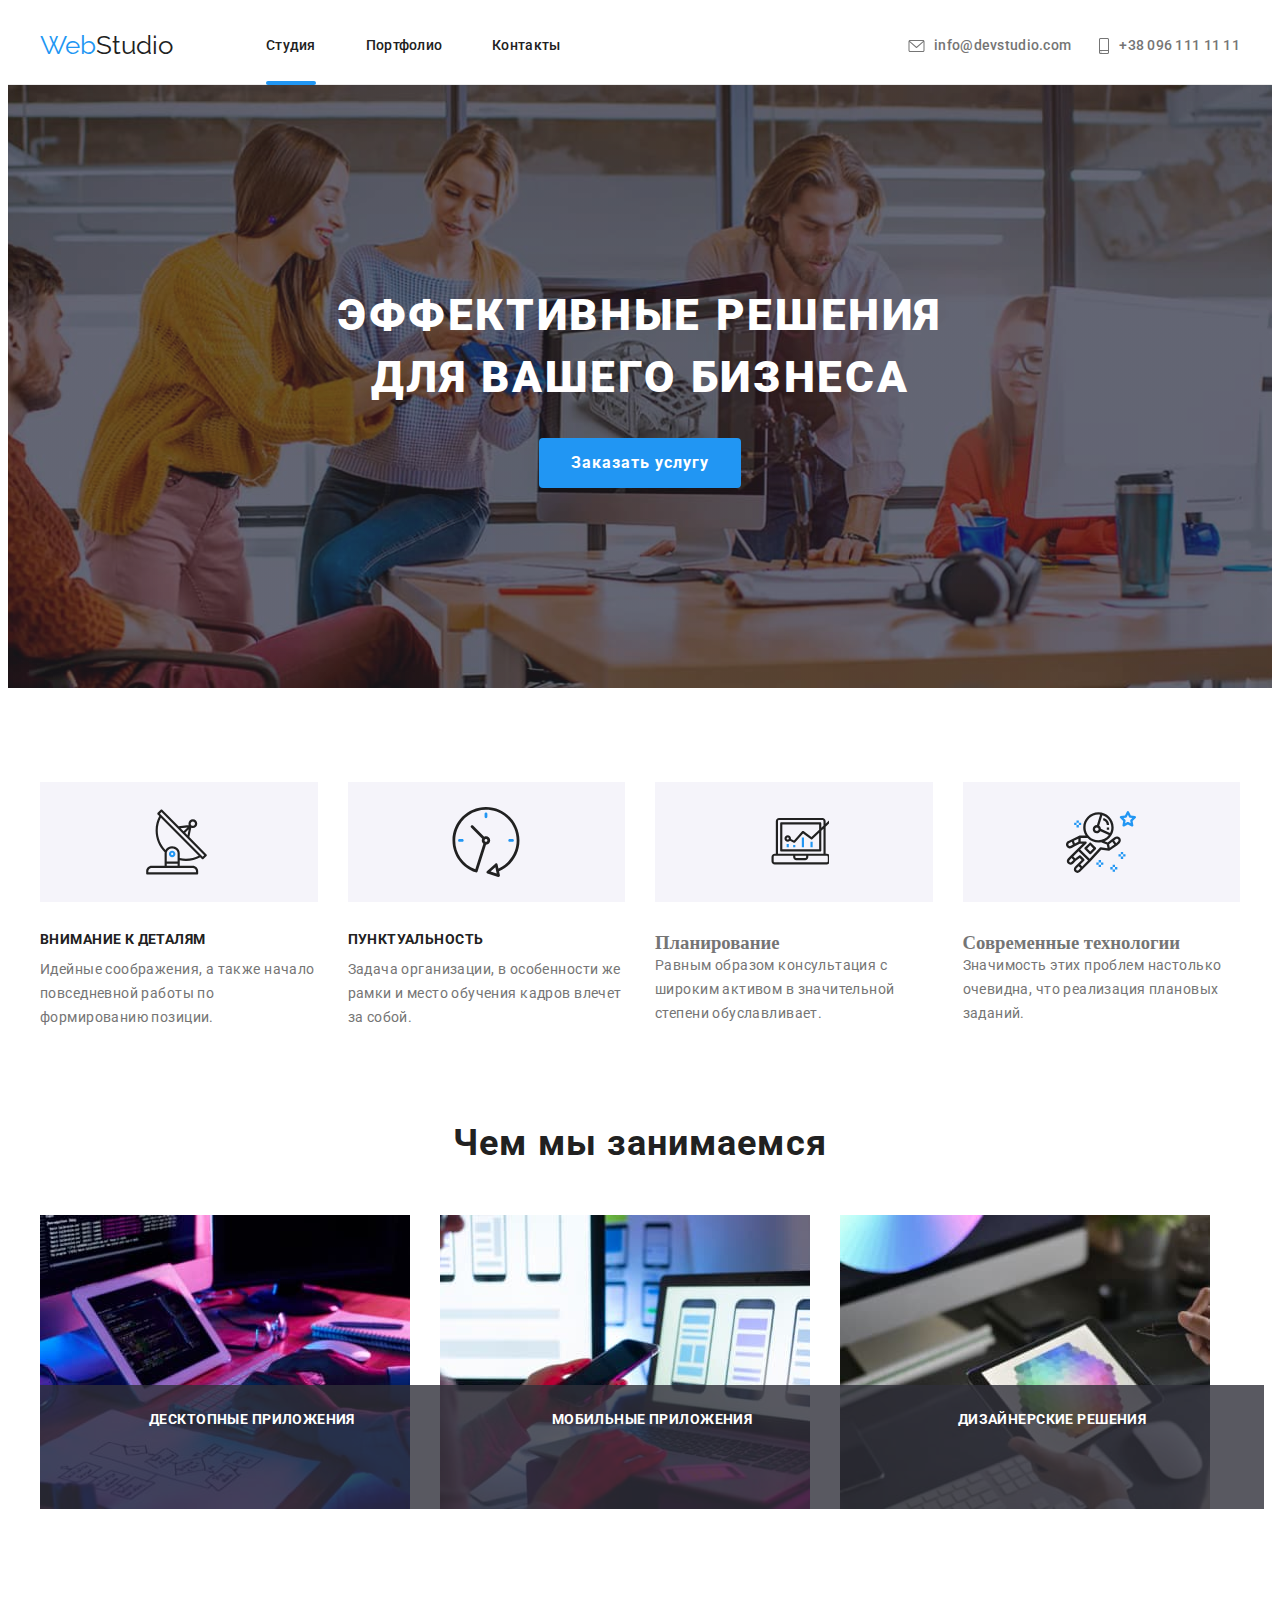
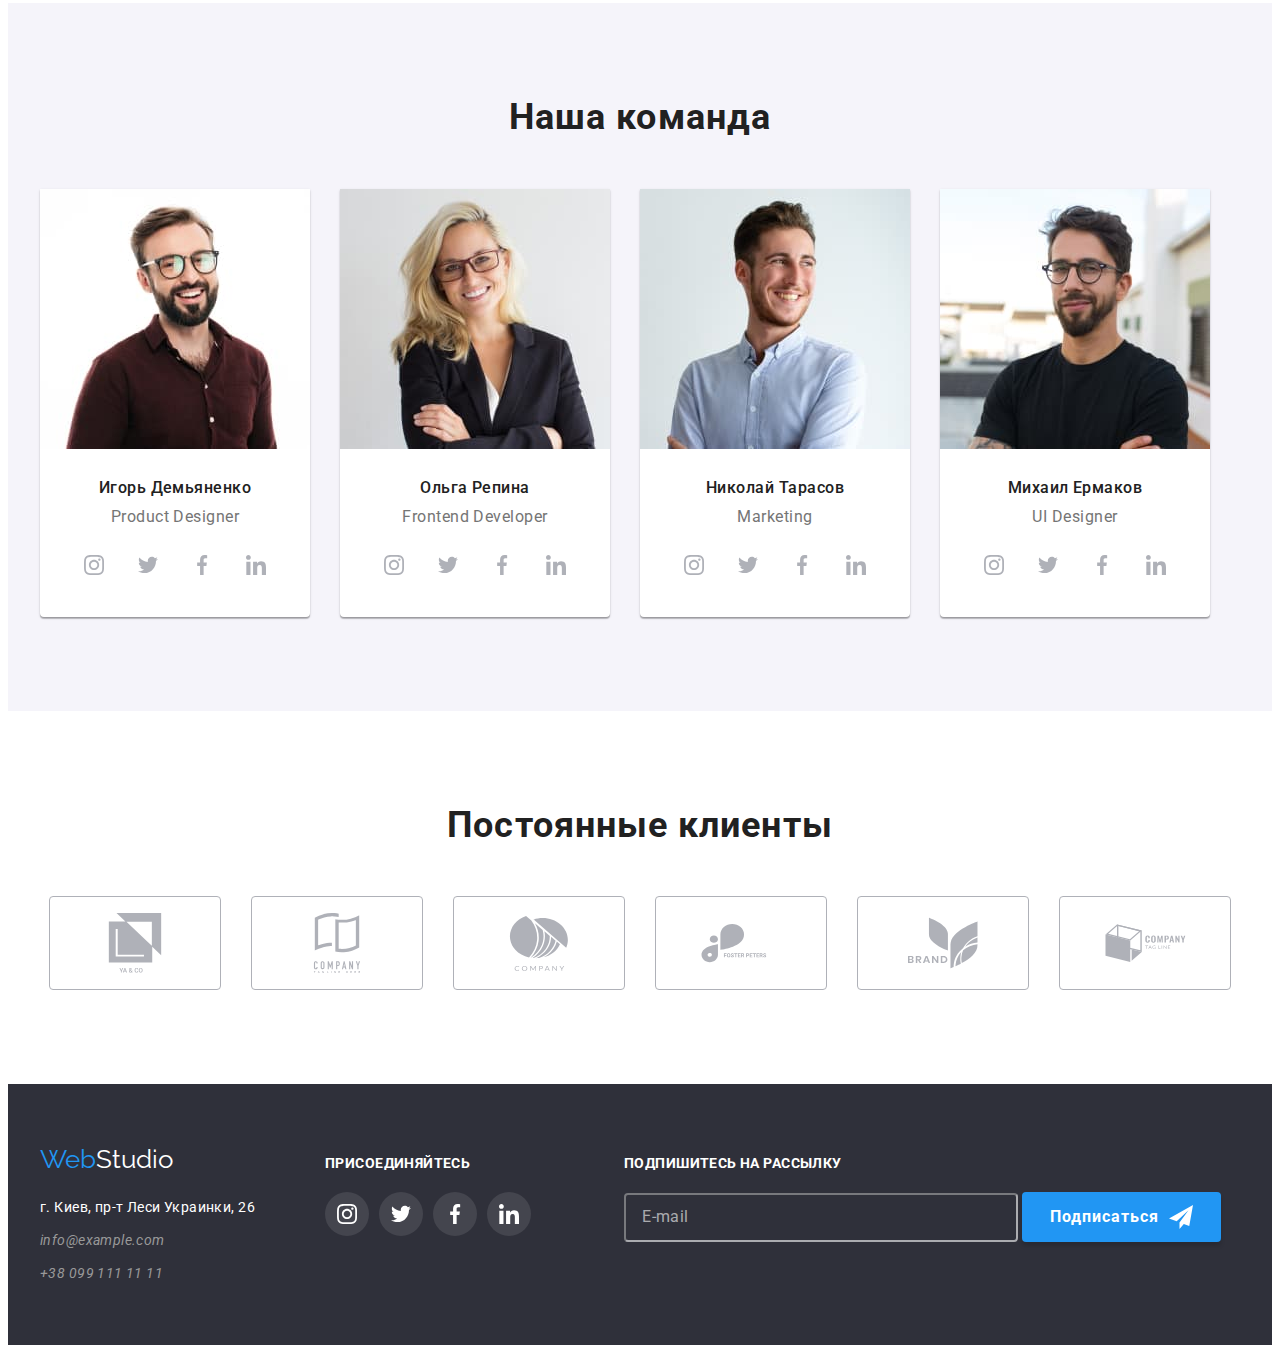
<file: index.html>
<!DOCTYPE html>
<html lang="ru">

<head>
    <meta charset="UTF-8">
    <meta http-equiv="X-UA-Compatible" content="IE=edge">
    <meta name="viewport" content="width=device-width, initial-scale=1.0">
    <title>Homework</title>

    <link rel="stylesheet" href="./css/style.css">

    <link rel="stylesheet" href="https://cdnjs.cloudflare.com/ajax/libs/modern-normalize/1.0.0/modern-normalize.min.css"
        integrity="sha512-ISS7cAi1PEhQ8jnbJpJZMd29NlhNj4AWYyLOSp2CE/CsHxTCu+r+t0D2yoJudVrd0/8fTVPUVDzY5Tvli75u/g=="
        crossorigin="anonymous" />

    <link
        href="https://fonts.googleapis.com/css2?family=Raleway:wght@700&family=Roboto:wght@400;500;700;900&display=swap"
        rel="stylesheet">
</head>

<body>
    <!------------------------Header----------------------->
    <header class="header">
        <div class="container header__container">
            <a href="./index.html" lang="en" class="logo link">
                <span class="logo__color">Web</span>Studio
            </a>
            <nav>
                <ul class="site-nav list">
                    <li class="item site-nav__item"><a href="#" class="link site-nav__link--active">Студия</a></li>
                    <li class="item site-nav__item"><a href="./portfolio.html" class="link site-nav__link">Портфолио</a></li>
                    <li class="item site-nav__item"><a href="#" class="link">Контакты</a></li>
                </ul>
            </nav>

            <ul class="auth-nav list">
                <li class="item auth-nav__item">
                    <a class="link auth-nav__link" href="mailto:info@devstudio.com"><svg class="icon auth-nav__icon" width="21" height="16">
                        <use href="./images/icons.svg#envelope"></use>
                    </svg>
                    info@devstudio.com</a></li>
                <li class="item auth-nav__item">
                    <a class="link auth-nav__link" href="tel:+380961111111"><svg class="icon auth-nav__icon" width="16" height="20">
                        <use href="./images/icons.svg#smartphone"></use>
                    </svg>+38 096 111 11 11</a></li>
            </ul>
        </div>
    </header>

    <main>
        <!-----------Hero section---------------->
        <section class="hero">
            <div class="hero__overlay">
                <h1 class="hero__title">Эффективные решения <br> для вашего бизнеса</h1>
                <button type="button" class="button hero__button" data-modal-open>Заказать услугу</button>
            </div>
        </section>
        <!-----------Features section------------>
        <section class="features">
            <div class="container">
                <ul class="list features__list">
                    <li class="item features__item">
                        <div class="features__thumb">
                            <svg class="icon features__icon">
                                <use href="./images/icons.svg#antenna" width="65" height="70"></use>
                            </svg>
                        </div>
                        <h3 class="features__title">Внимание к деталям</h3>
                        <p class="features__text">Идейные соображения, а также начало повседневной работы по формированию позиции.
                        </p>
                    </li>
                    <li class="item features__item">
                        <div class="features__thumb">
                            <svg class="icon features__icon">
                                <use href="./images/icons.svg#clock" width="70" height="70"></use>
                            </svg>
                        </div>
                        <h3 class="features__title">Пунктуальность</h3>
                        <p class="features__text">Задача организации, в особенности же рамки и место обучения кадров влечет за
                            собой.
                        </p>
                    </li>
                    <li class="item features__item">
                        <div class="features__thumb">
                            <svg class="icon features__icon">
                                <use href="./images/icons.svg#diagram" width="90" height="65"></use>
                            </svg>
                       </div>
                        <h3 class="features__titles">Планирование</h3>
                        <p class="features__text">Равным образом консультация с широким активом в значительной степени
                            обуславливает.
                        </p>
                    </li>
                    <li class="item features__item">
                        <div class="features__thumb">
                            <svg class="icon features__icon" width="55" height="61">
                                <use href="./images/icons.svg#astronaut"></use>
                            </svg>
                        </div>
                        <h3 class="features__titles">Современные технологии</h3>
                        <p class="features__text">Значимость этих проблем настолько очевидна, что реализация плановых заданий.</p>
                    </li>
                </ul>
            </div>
        </section>
        <!-----------Direction section------------>
        <section class="direction">
            <div class="container">
                <h2 class="direction__title title ">Чем мы занимаемся</h2>
                <ul class="list direction__list">
                    <li class="item direction__item">
                        <img src="./images/studioimages/algoritmimg.jpg" alt="desctop picture" width="370">
                        <div class="direction__label">
                            <h3 class="direction__titles">Десктопные приложения</h3>
                        </div>
                    </li>
                    <li class="item direction__item">
                        <img src="./images/studioimages/phoneimg.jpg" alt="picture with a phone" width="370">
                        <div class="direction__label">
                            <h3 class="direction__titles">Мобильные приложения</h3>
                        </div>
                    </li>
                    <li class="item direction__item">
                        <img src="./images/studioimages/tabletimg.jpg" alt="a tablet screen picture" width="370">
                        <div class="direction__label">
                            <h3 class="direction__titles">Дизайнерские решения</h3>
                        </div>
                    </li>
                </ul>
            </div>
        </section>
        <!--Cards section-->
        <section class="team section">
            <div class="container">
                <h2 class="title">Наша команда</h2>
                <ul class="team__list list">
                    <li class="item team__item">
                        <img src="./images/studioimages/photocard1.jpg" alt="photo" width="270">
                        <div class="team__element">
                            <h3 class="team__title">Игорь Демьяненко</h3>
                            <p class="team__text" lang="en">Product Designer</p>
                            <ul class="list social-list">
                                <li class="item social-list__item"><a class="link social-list__link" href="#">
                                        <svg class="icon social-list__icon" width="20" height="20">
                                            <use href="./images/icons.svg#instagram"></use>
                                        </svg>
                                    </a></li>
                                <li class="item social-list__item"><a class="link social-list__link" href="#">
                                        <svg class="icon social-list__icon" width="20" height="20">
                                            <use href="./images/icons.svg#twitter"></use>
                                        </svg>
                                    </a></li>
                                <li class="item social-list__item"><a class="link social-list__link" href="#">
                                        <svg class="icon social-list__icon" width="20" height="20">
                                            <use href="./images/icons.svg#facebook"></use>
                                        </svg>
                                    </a></li>
                                <li class="item social-list__item"><a class="link social-list__link" href="#">
                                        <svg class="icon social-list__icon" width="20" height="20">
                                            <use href="./images/icons.svg#linkedin"></use>
                                        </svg>
                                    </a></li>
                           </ul>
                       </div>
                    </li>
                    <li class="item team__item">
                        <img src="./images/studioimages/photocard2.jpg" alt="photo" width="270">
                        <div class="team__element">
                            <h3 class="team__title">Ольга Репина</h3>
                            <p class="team__text" lang="en">Frontend Developer</p>
                            <ul class="list social-list">
                                <li class="item social-list__item"><a class="link social-list__link" href="#">
                                        <svg class="icon social-list__icon" width="20" height="20">
                                            <use href="./images/icons.svg#instagram"></use>
                                        </svg>
                                    </a></li>
                                <li class="item social-list__item"><a class="link social-list__link" href="#">
                                        <svg class="icon social-list__icon" width="20" height="20">
                                            <use href="./images/icons.svg#twitter"></use>
                                        </svg>
                                    </a></li>
                                <li class="item social-list__item"><a class="link social-list__link" href="#">
                                        <svg class="icon social-list__icon" width="20" height="20">
                                            <use href="./images/icons.svg#facebook"></use>
                                        </svg>
                                    </a></li>
                                <li class="item social-list__item"><a class="link social-list__link" href="#">
                                        <svg class="icon social-list__icon" width="20" height="20">
                                            <use href="./images/icons.svg#linkedin"></use>
                                        </svg>
                                    </a></li>
                            </ul>
                        </div>
                    </li>
                    <li class="item team__item">
                        <img src="./images/studioimages/photocard3.jpg" alt="photo" width="270">
                        <div class="team__element">
                            <h3 class="team__title">Николай Тарасов</h3>
                            <p class="team__text" lang="en">Marketing</p>
                            <ul class="list social-list">
                                <li class="item social-list__item"><a class="link social-list__link" href="#">
                                        <svg class="icon social-list__icon" width="20" height="20">
                                            <use href="./images/icons.svg#instagram"></use>
                                        </svg>
                                    </a></li>
                                <li class="item social-list__item"><a class="link social-list__link" href="#">
                                        <svg class="icon social-list__icon" width="20" height="20">
                                            <use href="./images/icons.svg#twitter"></use>
                                        </svg>
                                    </a></li>
                                <li class="item social-list__item"><a class="link social-list__link" href="#">
                                        <svg class="icon social-list__icon" width="20" height="20">
                                            <use href="./images/icons.svg#facebook"></use>
                                        </svg>
                                    </a></li>
                                <li class="item social-list__item"><a class="link social-list__link" href="#">
                                        <svg class="icon social-list__icon" width="20" height="20">
                                            <use href="./images/icons.svg#linkedin"></use>
                                        </svg>
                                    </a></li>
                            </ul>
                        </div>
                    </li>
                    <li class="item team__item">
                        <img src="./images/studioimages/photocard4.jpg" alt="photo" width="270">
                        <div class="team__element">
                            <h3 class="team__title">Михаил Ермаков</h3>
                            <p class="team__text" lang="en">UI Designer</p>
                            <ul class="list social-list">
                                <li class="item social-list__item"><a class="link social-list__link" href="#">
                                        <svg class="icon social-list__icon" width="20" height="20">
                                            <use href="./images/icons.svg#instagram"></use>
                                        </svg>
                                    </a></li>
                                <li class="item social-list__item"><a class="link social-list__link" href="#">
                                        <svg class="icon social-list__icon" width="20" height="20">
                                            <use href="./images/icons.svg#twitter"></use>
                                        </svg>
                                    </a></li>
                                <li class="item social-list__item"><a class="link social-list__link" href="#">
                                        <svg class="icon social-list__icon" width="20" height="20">
                                            <use href="./images/icons.svg#facebook"></use>
                                        </svg>
                                    </a></li>
                                <li class="item social-list__item"><a class="link social-list__link" href="#">
                                        <svg class="icon social-list__icon" width="20" height="20">
                                            <use href="./images/icons.svg#linkedin"></use>
                                        </svg>
                                    </a></li>
                            </ul>
                        </div>
                    </li>
                </ul>
            </div>
        </section>
        <section class="section">
            <h2 class="title">Постоянные клиенты</h2>
            <ul class="list client-list">
                <li class="item client-list__item"><a class="link client-list__link" href="#">
                        <svg class="icon client-list__icon" width="106" height="60">
                            <use href="./images/icons.svg#clientone"></use>
                        </svg>
                    </a></li>
                <li class="item client-list__item"><a class="link client-list__link" href="#">
                        <svg class="icon client-list__icon" width="106" height="60">
                            <use href="./images/icons.svg#clienttwo"></use>
                        </svg>
                    </a></li>
                <li class="item client-list__item"><a class="link client-list__link" href="#">
                        <svg class="icon client-list__icon" width="106" height="60">
                            <use href="./images/icons.svg#clientthree"></use>
                        </svg>
                    </a></li>
                <li class="item client-list__item"><a class="link client-list__link" href="#">
                        <svg class="icon client-list__icon" width="145" height="80">
                            <use href="./images/icons.svg#clientfour"></use>
                        </svg>
                    </a></li>
                <li class="item client-list__item"><a class="link client-list__link" href="#">
                        <svg class="icon client-list__icon" width="130" height="70">
                            <use href="./images/icons.svg#clientfive"></use>
                        </svg>
                    </a></li>
                <li class="item client-list__item"><a class="link client-list__link" href="#">
                        <svg class="icon client-list__icon" width="145" height="80">
                            <use href="./images/icons.svg#clientsix"></use>
                        </svg>
                    </a></li>
            </ul>
        </section>
    </main>
    <!--Footer-->
    <footer class="footer">
        <div class="container footer__container">
            <div>
                <a href="./index.html" lang="en" class="logo link"><span class="logo__color">Web</span>Studio</a>
                <address class="address">
                    <ul class="address__list list">
                        <li class="address__item">
                            <a class="address__link link"
                                href="https://www.google.com/maps/d/embed?mid=10uSM3H-mIU3GznYo2szRIEphczw" target="_blank"
                                rel="noopener noreferrer">г. Киев, пр-т Леси Украинки, 26</a>
                        </li>
                        <li class="address__item">
                            <a class="address__contact link" href="mailto:iinfo@example.com">info@example.com</a>
                        </li>
                        <li class="address__item">
                            <a class="address__contact link" href="tel:+380991111111">+38 099 111 11 11</a>
                        </li>
                    </ul>
                </address>
            </div>
            <div class="footer__join">
                <h3 class="footer__title">Присоединяйтесь</h3>
                <ul class="list social-list">
                    <li class="item social-list__item social-list__item--footer"><a class="link social-list__link" href="#">
                            <svg class="icon social-list__icon--footer" width="20" height="20">
                                <use href="./images/icons.svg#instagram"></use>
                            </svg>
                        </a></li>
                    <li class="item social-list__item social-list__item--footer"><a class="link social-list__link" href="#">
                            <svg class="icon social-list__icon--footer" width="20" height="20">
                                <use href="./images/icons.svg#twitter"></use>
                            </svg>
                        </a></li>
                    <li class="item social-list__item social-list__item--footer"><a class="link social-list__link" href="#">
                            <svg class="icon social-list__icon--footer" width="20" height="20">
                                <use href="./images/icons.svg#facebook"></use>
                            </svg>
                        </a></li>
                    <li class="item social-list__item social-list__item--footer"><a class="link social-list__link" href="#">
                            <svg class="icon social-list__icon--footer" width="20" height="20">
                                <use href="./images/icons.svg#linkedin"></use>
                            </svg>
                        </a></li>
                
                </ul>
            </div>
            <div class="footer__signin">
                <h3 class="footer__title">Подпишитесь на рассылку</h3>
                <input class="footer__mail-input" type="email" name="mail" placeholder="E-mail">
                <button class="button footer__button" type="submit">Подписаться
                    <svg class="icon button__icon" width="24" height="24">
                        <use href="./images/icons.svg#plane"></use>
                    </svg>
                </button>
            </div>
        </div>
    </footer>
<!-------Modal window------->
   <div class="backdrop backdrop--is-hidden" data-modal>
       <div class="modal">
           <button class="modal__close-button" data-modal-close>
            <svg class="icon modal__close-icon" width="11" height="11">
                <use href="./images/icons.svg#cross"></use>
            </svg>
           </button>
           <form class="form">
                <h2 class="form__title">Оставьте свои данные, мы вам перезвоним</h2>
                <div class="form__field">
                    <label class="form__label" for="name">Имя</label>
                    <input class="form__input" type="text" name="name" id="name">
                    <svg class="icon form__icon" width="18" height="18">
                        <use href="./images/icons.svg#person"></use>
                    </svg>
                </div>
                <div class="form__field">
                    <label class="form__label" for="tel">Телефон</label>
                    <input class="form__input" type="tel" name="tel" id="tel">
                    <svg class="icon form__icon" width="18" height="18">
                        <use href="./images/icons.svg#telephonepipe"></use>
                    </svg>
                </div>
                <div class="form__field">
                    <label class="form__label" for="mail">Почта</label>
                    <input class="form__input" type="email" name="mail" id="mail">
                    <svg class="icon form__icon" width="18" height="18">
                        <use href="./images/icons.svg#envelopetwo"></use>
                    </svg>
                </div>
                <div class="form__field">
                    <label class="form__label" for="comment">Комментарий</label>
                    <textarea class="form__input form__comment" name="comment" id="comment" rows="10" placeholder="Введите текст"></textarea>
                </div>  

                <label class="checkbox" for="agree">
                    <input class="checkbox__input" type="checkbox" name="agree" value="agree" id="agree">
                    <span class="checkbox__icon"></span>
                    <svg class="icon checkbox__icon--tick" width="16" height="15">
                        <use href="./images/icons.svg#tick"></use>
                    </svg>
                    Соглашаюсь с рассылкой и принимаю
                        <a class="checkbox__link" href="#">Условия договора</a>
                </label>
                
                <div class="form__button-field">
                    <button class="button button__send" type="submit">Отправить</button>
                </div>
            </form>
       </div>
   </div>

<script src="./js/modal.js"></script>
</body>

</html>
</file>
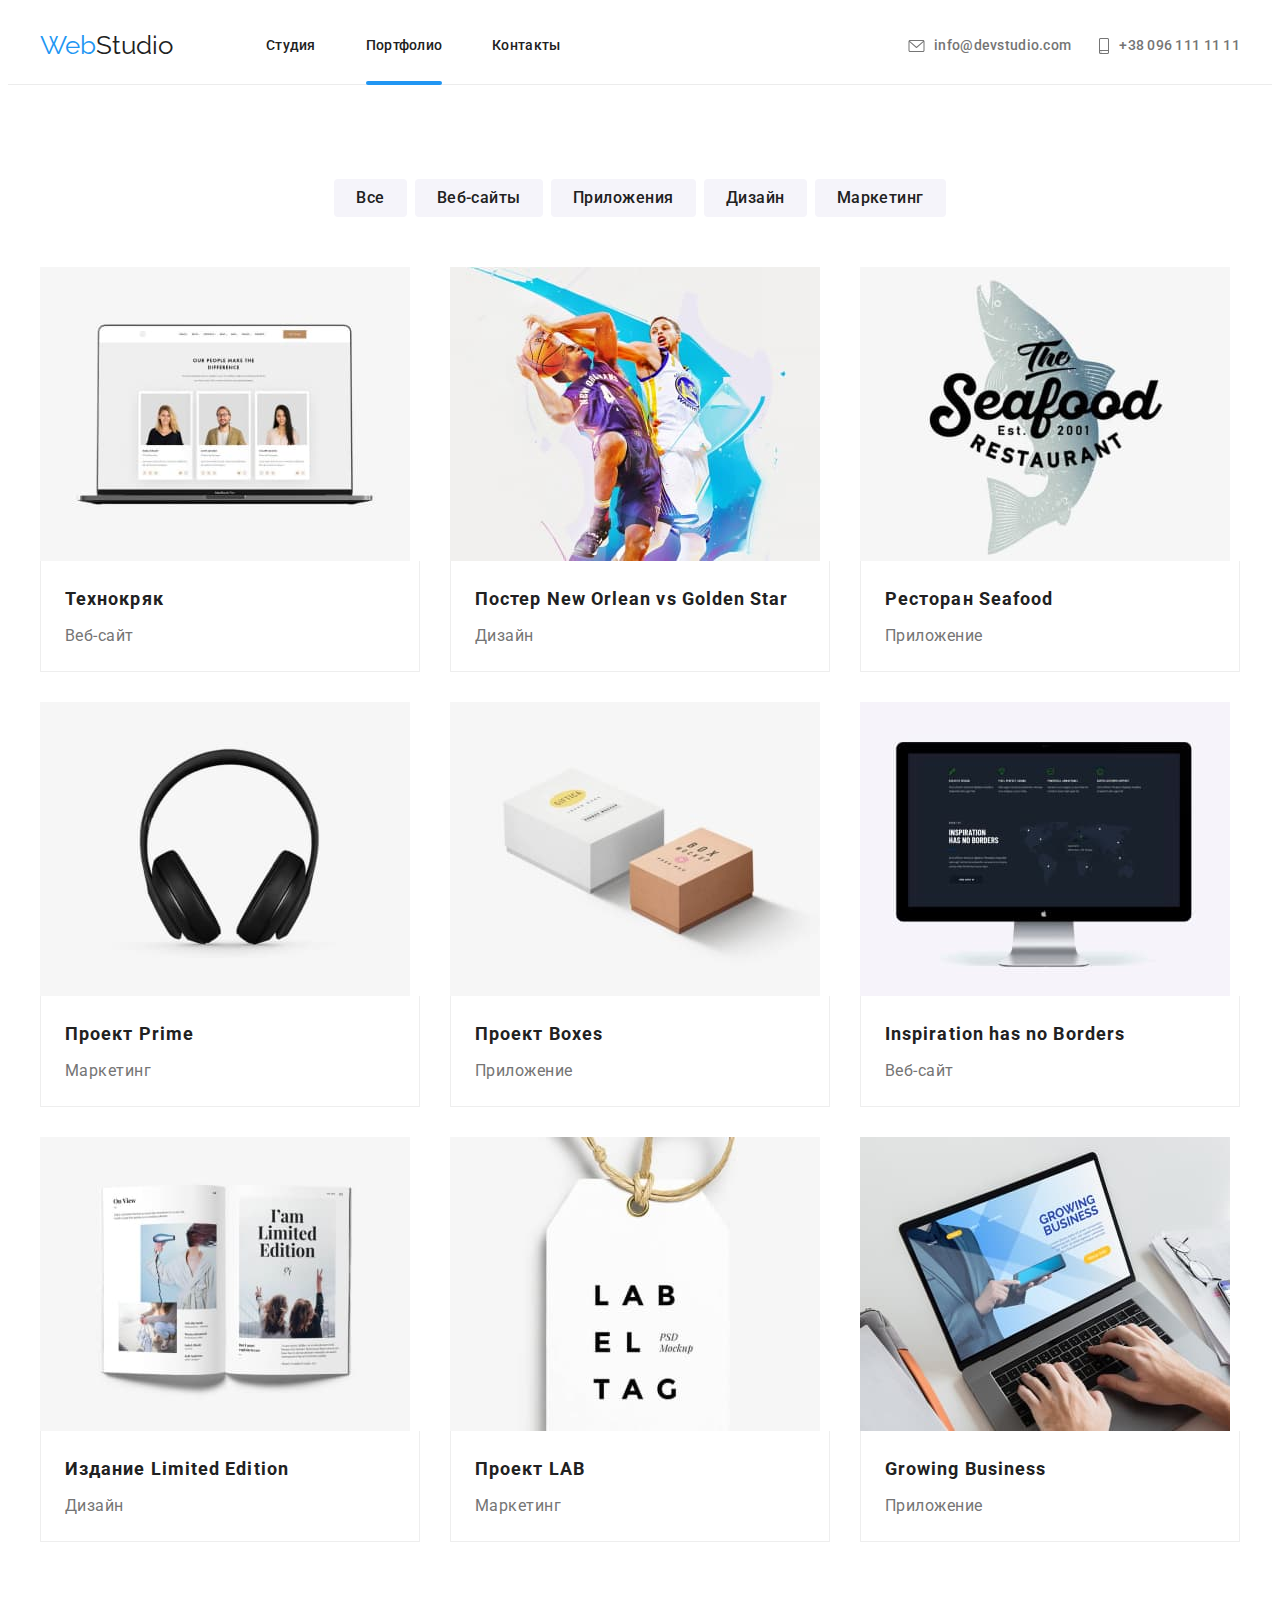
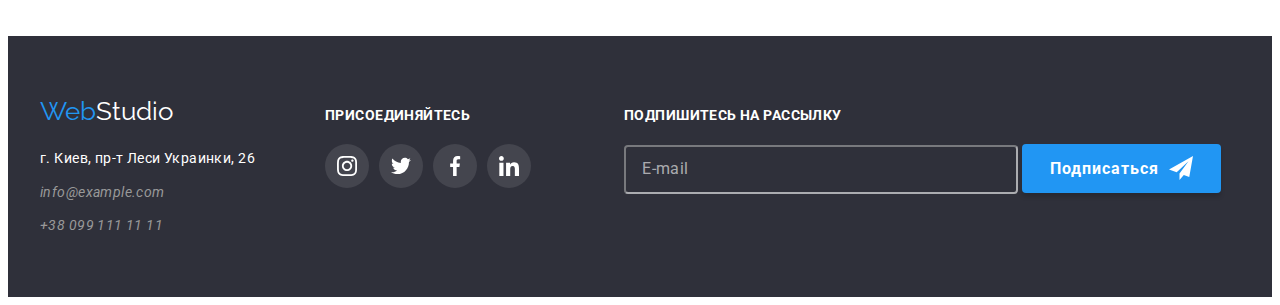
<file: portfolio.html>
<!DOCTYPE html>
<html lang="ru">

<head>
    <meta charset="UTF-8">
    <meta http-equiv="X-UA-Compatible" content="IE=edge">
    <meta name="viewport" content="width=device-width, initial-scale=1.0">
    <title>Homework</title>

    <link rel="stylesheet" href="./css/style.css">

    <link rel="stylesheet" href="https://cdnjs.cloudflare.com/ajax/libs/modern-normalize/1.0.0/modern-normalize.min.css"
        integrity="sha512-ISS7cAi1PEhQ8jnbJpJZMd29NlhNj4AWYyLOSp2CE/CsHxTCu+r+t0D2yoJudVrd0/8fTVPUVDzY5Tvli75u/g=="
        crossorigin="anonymous" />
    
    <link
        href="https://fonts.googleapis.com/css2?family=Raleway:wght@700&family=Roboto:wght@400;500;700;900&display=swap"
        rel="stylesheet">
</head>

<body>
    <!--Header-->
<header class="header">
    <div class="container header__container">
        <a href="./index.html" lang="en" class="logo link">
            <span class="logo__color">Web</span>Studio
        </a>
        <nav>
            <ul class="site-nav list">
                <li class="item site-nav__item"><a href="#" class="link site-nav__link">Студия</a></li>
                <li class="item site-nav__item"><a href="./portfolio.html" class="link site-nav__link--active">Портфолио</a>
                </li>
                <li class="item site-nav__item"><a href="#" class="link">Контакты</a></li>
            </ul>
        </nav>

        <ul class="auth-nav list">
            <li class="item auth-nav__item">
                <a class="link auth-nav__link" href="mailto:info@devstudio.com"><svg class="icon auth-nav__icon"
                        width="21" height="16">
                        <use href="./images/icons.svg#envelope"></use>
                    </svg>
                    info@devstudio.com</a>
            </li>
            <li class="item auth-nav__item">
                <a class="link auth-nav__link" href="tel:+380961111111"><svg class="icon auth-nav__icon" width="16"
                        height="20">
                        <use href="./images/icons.svg#smartphone"></use>
                    </svg>+38 096 111 11 11</a>
            </li>
        </ul>
    </div>
</header>

    <main class="section">
        <div class="container">
            <div class="filters">
                <button type="button" class="filters__button">Все</button>
                <button type="button" class="filters__button">Веб-сайты</button>
                <button type="button" class="filters__button">Приложения</button>
                <button type="button" class="filters__button">Дизайн</button>
                <button type="button" class="filters__button">Маркетинг</button>
            </div>
            <ul class="portfolio-set list">
                <li class="item portfolio-set__item">                    
                    <a href="#" class="link portfolio-set__link">
                        <div class="portfolio-set__overflow">
                        <div class="portfolio-set__thumb"> 
                            <img src="./images/portfolioimages/img1-techno.jpg" alt="picture of people on a laptop screen" width="370">
                            <div class="description">
                                <p class="description__text">Технокряк это современная площадка распространения коронавируса. Компании используют эту платформу для цифрового
                                шпионажа и атак на защищённые сервера конкурентов.</p>
                            </div>
                        </div>
                        </div>
                        <div class="portfolio-set__content">
                            <h3 class="portfolio-set__title">Технокряк</h3>
                            <p class="portfolio-set__text">Веб-сайт</p>
                        </div>
                    </a>
                </li>
                <li class="item portfolio-set__item">
                    <a href="#" class="link portfolio-set__link">
                        <div class="portfolio-set__overflow">
                            <div class="portfolio-set__thumb">
                                <img src="./images/portfolioimages/img2-neworlean.jpg" alt="picture of basketball players on a poster" width="370">
                                <div class="description">
                                    <p class="description__text">Технокряк это современная площадка распространения коронавируса. Компании используют эту платформу для цифрового
                                    шпионажа и атак на защищённые сервера конкурентов.</p>
                                </div>
                            </div>
                        </div>
                        <div class="portfolio-set__content">
                            <h3 class="portfolio-set__title">Постер New Orlean vs Golden Star</h3>
                            <p class="portfolio-set__text">Дизайн</p>
                        </div>
                    </a>
                </li>
                <li class="item portfolio-set__item">
                    <a href="#" class="link portfolio-set__link">
                        <div class="portfolio-set__overflow">
                            <div class="portfolio-set__thumb">
                                <img src="./images/portfolioimages/img3-seafood.jpg" alt="picture of a seafood restaurant logo" width="370">
                                <div class="description">
                                    <p class="description__text">Технокряк это современная площадка распространения коронавируса. Компании используют эту платформу для цифрового
                                    шпионажа и атак на защищённые сервера конкурентов.</p>
                                </div>
                            </div>
                        </div>
                        <div class="portfolio-set__content">
                            <h3 class="portfolio-set__title">Ресторан Seafood</h3>
                            <p class="portfolio-set__text">Приложение</p>
                        </div>
                    </a>
                </li>
                <li class="item portfolio-set__item">
                    <a href="#" class="link portfolio-set__link">
                        <div class="portfolio-set__overflow">
                            <div class="portfolio-set__thumb">
                                <img src="./images/portfolioimages/img4-earphones.jpg" alt="picture of earphones" width="370">
                                <div class="description">
                                    <p class="description__text">Технокряк это современная площадка распространения коронавируса. Компании используют эту платформу для цифрового
                                    шпионажа и атак на защищённые сервера конкурентов.</p>
                                </div>
                            </div>
                        </div>
                        <div class="portfolio-set__content">
                            <h3 class="portfolio-set__title">Проект Prime</h3>
                            <p class="portfolio-set__text">Маркетинг</p>
                        </div>
                    </a>
                </li>
                <li class="item portfolio-set__item">
                    <a href="#" class="link portfolio-set__link">
                        <div class="portfolio-set__overflow">
                            <div class="portfolio-set__thumb">
                                <img src="./images/portfolioimages/img5-boxes.jpg" alt="picture of boxes" width="370">
                                <div class="description">
                                    <p class="description__text">Технокряк это современная площадка распространения коронавируса. Компании используют эту платформу для цифрового
                                    шпионажа и атак на защищённые сервера конкурентов.</p>
                                </div>
                            </div>
                        </div>
                        <div class="portfolio-set__content">
                            <h3 class="portfolio-set__title">Проект Boxes</h3>
                            <p class="portfolio-set__text">Приложение</p>
                        </div>
                    </a>
                </li>
                <li class="item portfolio-set__item">
                    <a href="#" class="link portfolio-set__link">
                        <div class="portfolio-set__overflow">
                            <div class="portfolio-set__thumb">
                                <img src="./images/portfolioimages/img6-monitor.jpg" alt="picture of Imac" width="370">
                                <div class="description">
                                    <p class="description__text">Технокряк это современная площадка распространения коронавируса. Компании используют эту платформу для цифрового
                                    шпионажа и атак на защищённые сервера конкурентов.</p>
                                </div>
                            </div>
                        </div>
                        <div class="portfolio-set__content">
                            <h3 class="portfolio-set__title">Inspiration has no Borders</h3>
                            <p class="portfolio-set__text">Веб-сайт</p>
                        </div>
                    </a>
                </li>
                <li class="item portfolio-set__item">
                    <a href="#" class="link portfolio-set__link">
                        <div class="portfolio-set__overflow">
                            <div class="portfolio-set__thumb">
                                <img src="./images/portfolioimages/img7-magazine.jpg" alt="picture of an open book" width="370">
                                <div class="description">
                                    <p class="description__text">Технокряк это современная площадка распространения коронавируса. Компании используют эту платформу для цифрового
                                    шпионажа и атак на защищённые сервера конкурентов.</p>
                                </div>
                            </div>
                        </div>
                        <div class="portfolio-set__content">
                            <h3 class="portfolio-set__title">Издание Limited Edition</h3>
                            <p class="portfolio-set__text">Дизайн</p>
                        </div>
                    </a>
                </li>
                <li class="item portfolio-set__item">
                    <a href="#" class="link portfolio-set__link">
                        <div class="portfolio-set__overflow">
                            <div class="portfolio-set__thumb">
                                <img src="./images/portfolioimages/img8-tag.jpg" alt="picture of a tag" width="370">
                                <div class="description">
                                    <p class="description__text">Технокряк это современная площадка распространения коронавируса. Компании используют эту платформу для цифрового
                                    шпионажа и атак на защищённые сервера конкурентов.</p>
                                </div>
                            </div>
                        </div>
                        <div class="portfolio-set__content">
                            <h3 class="portfolio-set__title">Проект LAB</h3>
                            <p class="portfolio-set__text">Маркетинг</p>
                        </div>
                    </a>
                </li>
                <li class="item portfolio-set__item">
                    <a href="#" class="link portfolio-set__link">
                        <div class="portfolio-set__overflow">
                            <div class="portfolio-set__thumb">
                                <img src="./images/portfolioimages/img9-laptop.jpg" alt="picture of a laptop" width="370">
                                <div class="description">
                                    <p class="description__text">Технокряк это современная площадка распространения коронавируса. Компании используют эту платформу для цифрового
                                    шпионажа и атак на защищённые сервера конкурентов.</p>
                                </div>
                            </div>
                        </div>
                        <div class="portfolio-set__content">
                            <h3 class="portfolio-set__title">Growing Business</h3>
                            <p class="portfolio-set__text">Приложение</p>
                        </div>
                    </a>
                </li>
            </ul>
        </div>
    </main>
    <!--Footer-->
<footer class="footer">
    <div class="container footer__container">
        <div>
            <a href="./index.html" lang="en" class="logo link"><span class="logo__color">Web</span>Studio</a>
            <address class="address">
                <ul class="address__list list">
                    <li class="address__item">
                        <a class="address__link link"
                            href="https://www.google.com/maps/d/embed?mid=10uSM3H-mIU3GznYo2szRIEphczw" target="_blank"
                            rel="noopener noreferrer">г. Киев, пр-т Леси Украинки, 26</a>
                    </li>
                    <li class="address__item">
                        <a class="address__contact link" href="mailto:iinfo@example.com">info@example.com</a>
                    </li>
                    <li class="address__item">
                        <a class="address__contact link" href="tel:+380991111111">+38 099 111 11 11</a>
                    </li>
                </ul>
            </address>
        </div>
        <div class="footer__join">
            <h3 class="footer__title">Присоединяйтесь</h3>
            <ul class="list social-list">
                <li class="item social-list__item social-list__item--footer"><a class="link social-list__link" href="#">
                        <svg class="icon social-list__icon--footer" width="20" height="20">
                            <use href="./images/icons.svg#instagram"></use>
                        </svg>
                    </a></li>
                <li class="item social-list__item social-list__item--footer"><a class="link social-list__link" href="#">
                        <svg class="icon social-list__icon--footer" width="20" height="20">
                            <use href="./images/icons.svg#twitter"></use>
                        </svg>
                    </a></li>
                <li class="item social-list__item social-list__item--footer"><a class="link social-list__link" href="#">
                        <svg class="icon social-list__icon--footer" width="20" height="20">
                            <use href="./images/icons.svg#facebook"></use>
                        </svg>
                    </a></li>
                <li class="item social-list__item social-list__item--footer"><a class="link social-list__link" href="#">
                        <svg class="icon social-list__icon--footer" width="20" height="20">
                            <use href="./images/icons.svg#linkedin"></use>
                        </svg>
                    </a></li>

            </ul>
        </div>
        <div class="footer__signin">
            <h3 class="footer__title">Подпишитесь на рассылку</h3>
            <input class="footer__mail-input" type="email" name="mail" placeholder="E-mail">
            <button class="button footer__button" type="submit">Подписаться
                <svg class="icon button__icon" width="24" height="24">
                    <use href="./images/icons.svg#plane"></use>
                </svg>
            </button>
        </div>
    </div>
</footer>
    
    </body>
    
    </html>
</file>
<file: css/style.css>
:root {
  --main-font: "Roboto", sans serif;

  --primary-text-color: #757575;
  --secondary-text-color: #999999;
  --title-text-color: #212121;
  --primary-background-color: #ffffff;
  --accent-color: #2196f3;
  --background-color: #e5e5e5;
  --secondary-background-color: #f5f4fa;
  --footer-background-color: #2f303a;
  --social-links-bg-color: rgba(255, 255, 255, 0.1);
  --secondary-accent-color: #188ce8;
  --primary-border-color: #eeeeee;
  --secondary-border-color: #ececec;
  --company-border-color: #afb1b8;
  --hero-background-color: rgba(47, 48, 58, 0.4);
  --label-background-color: rgba(47, 48, 58, 0.8);
  --portfolio-overlay-color: rgba(33, 150, 243, 0.9);
}

body {
  color: var(--primary-text-color);
  background-color: var(--primary-background-color);
}
h1,
h2,
h3,
h4,
h5,
h6,
p {
  margin-top: 0;
  margin-bottom: 0;
}

.list {
  list-style: none;
  margin: 0;
  padding: 0;
}

.link {
  text-decoration: none;
}

img {
  display: block;
  max-width: 100%;
  height: auto;
}

/* ====================== COMPONENTS ======================= */
.section {
  padding-top: 94px;
  padding-bottom: 94px;
}

.title {
  margin-bottom: 50px;

  color: var(--title-text-color);
  font-family: var(--main-font);
  font-size: 36px;
  line-height: 1.16;
  text-align: center;
  letter-spacing: 0.03em;
}

.container {
  max-width: 1200px;
  margin: 0 auto;
  padding-left: 15px;
  padding-right: 15px;
}

.button {
  font-family: var(--main-font);
  font-weight: 700;
  font-size: 16px;
  line-height: 1.87;
  letter-spacing: 0.06em;
  color: var(--primary-background-color);
  background-color: var(--accent-color);
  border-radius: 4px;
  border: 0;
  cursor: pointer;
}

/* ====================== HEADER ========================= */
.header {
  border-bottom: 1px solid var(--secondary-border-color);
}

.header__container {
  display: flex;
  align-items: center;
}

.logo {
  font-family: Raleway, sans-serif;
  font-size: 26px;
  line-height: 1.2;
  color: var(--title-text-color);
}

.logo__color {
  color: var(--accent-color);
}

.site-nav {
  display: flex;
  margin-left: 93px;
}

.site-nav .link {
  display: block;
  padding-top: 30px;
  padding-bottom: 30px;

  color: var(--title-text-color);
  font-family: var(--main-font);
  font-weight: 500;
  font-size: 14px;
  line-height: 1.14;
  letter-spacing: 0.02em;

  transition: color 250ms cubic-bezier(0.4, 0, 0.2, 1);
}

.site-nav__item:not(:last-child) {
  margin-right: 50px;
}

.site-nav__link--active {
  color: var(--accent-color);
}

.site-nav__item {
  position: relative;
}

.site-nav__link--active::after {
  position: absolute;
  left: 0;
  bottom: -1px;

  content: "";
  display: block;
  width: 100%;
  height: 4px;
  background-color: var(--accent-color);
  border-radius: 2px;
}

.site-nav__link:hover,
.site-nav__link:focus {
  color: var(--accent-color);
}

.auth-nav {
  display: flex;
  margin-left: auto;
}

.auth-nav__link {
  display: flex;
  align-items: center;

  color: var(--primary-text-color);
  font-family: var(--main-font);
  font-weight: 500;
  font-size: 14px;
  line-height: 1.14;
  letter-spacing: 0.02em;

  transition: color 250ms cubic-bezier(0.4, 0, 0.2, 1);
}

.auth-nav__link:hover,
.auth-nav__link:focus {
  color: var(--accent-color);
  fill: var(--accent-color);
}

.auth-nav__item:not(:last-child) {
  margin-right: 25px;
}

.auth-nav__item {
  display: flex;
}

.auth-nav__icon {
  margin-right: 7px;
  fill: currentColor;
}

/* ==================== Header END ========================= */
/* ==================== HERO SECTION ======================= */
.hero {
  text-align: center;
}

.hero__overlay {
  padding: 200px 0;
  margin-left: auto;
  margin-right: auto;
  max-width: 1600px;
  background-image: linear-gradient(
      var(--hero-background-color),
      var(--hero-background-color)
    ),
    url(../images/studioimages/heroimage.jpg);
  background-position: center;
  background-size: cover;
}

.hero__title {
  margin-bottom: 30px;

  color: var(--primary-background-color);
  font-family: var(--main-font);
  font-weight: 900;
  font-size: 44px;
  line-height: 1.4;
  text-align: center;
  letter-spacing: 0.06em;
  text-transform: uppercase;
}

.hero__button {
  padding: 10px 32px;
  transition: background-color 250ms cubic-bezier(0.4, 0, 0.2, 1);
}

.hero__button:hover,
.hero__button:focus {
  background-color: var(--secondary-accent-color);
}
/* =================== Hero section END ==================== */
/* ================== FEATURES SECTION ==================== */
.features {
  padding-top: 94px;
  padding-bottom: 47px;
}

.features__title {
  margin-bottom: 10px;

  color: var(--title-text-color);
  font-family: var(--main-font);
  font-size: 14px;
  line-height: 1.14;
  letter-spacing: 0.03em;
  text-transform: uppercase;
}

.features__text {
  font-family: var(--main-font);
  font-size: 14px;
  line-height: 1.7;
  letter-spacing: 0.03em;
}

.features__list {
  display: flex;
}

.features__item + .features__item {
  margin-left: 30px;
}

.features__item {
  flex-basis: calc((100% - 90px) / 4);
}

.features__thumb {
  display: flex;
  align-items: center;
  justify-content: center;
  margin-bottom: 30px;
  height: 120px;
  width: 100%;

  background-color: var(--secondary-background-color);
}

.features__icon {
  width: 70px;
  height: 70px;
  display: block;
}

/* ================== Features section END ================= */
/* ================== DIRECTION SECTION ==================== */
.direction {
  padding-top: 47px;
  padding-bottom: 94px;
}

.direction__title {
  margin-bottom: 50px;
}

.direction__titles {
  color: var(--primary-background-color);
  font-family: var(--main-font);
  font-size: 14px;
  line-height: 1.14;
  text-align: center;
  letter-spacing: 0.03em;
  text-transform: uppercase;
}

.direction__label {
  position: absolute;
  padding: 27px;
  height: 70px;
  width: 100%;
  bottom: 0;
  left: 0;

  background-color: var(--label-background-color);
}

.direction__list {
  display: flex;
  flex-basis: calc((100%-90px) / 3);
  margin-right: -30px;
  margin-bottom: -30px;
}

.direction__item {
  position: relative;
  margin-right: 30px;
  margin-bottom: 30px;
}

/* ============== Direction section END ==================== */
/* ==================== CARDS SECTION ====================== */

.team {
  background-color: var(--secondary-background-color);
}

.team__list {
  display: flex;
  margin-right: -30px;
  margin-bottom: -30px;
  flex-basis: calc((100%-120px) / 4);
}

.team__item {
  margin-right: 30px;
  margin-bottom: 30px;

  background-color: var(--primary-background-color);
  box-shadow: 0px 1px 3px rgba(0, 0, 0, 0.12), 0px 1px 1px rgba(0, 0, 0, 0.14),
    0px 2px 1px rgba(0, 0, 0, 0.2);
  border-radius: 0px 0px 4px 4px;
}

.team__element {
  padding: 30px 32px;
}

.team__title {
  margin-bottom: 10px;

  color: var(--title-text-color);
  font-family: var(--main-font);
  font-weight: 500;
  font-size: 16px;
  line-height: 1.18;
  text-align: center;
  letter-spacing: 0.03em;
}

.team__text {
  margin-bottom: 16px;

  font-family: var(--main-font);
  font-size: 16px;
  line-height: 1.18;
  text-align: center;
  letter-spacing: 0.03em;
}

.social-list {
  display: flex;
  justify-content: center;
}

.social-list__link {
  display: flex;
  align-items: center;
  justify-content: center;
  height: 44px;
  width: 44px;

  fill: var(--company-border-color);
  border-radius: 50px;

  transition: fill 250ms cubic-bezier(0.4, 0, 0.2, 1),
    background-color 250ms cubic-bezier(0.4, 0, 0.2, 1);
}

.social-list__link:hover,
.social-list__link:focus {
  background-color: var(--accent-color);
  fill: var(--primary-background-color);
}

.social-list__icon:hover,
.social-list__icon:focus {
  fill: var(--primary-background-color);
}

.social-list__item:not(:last-child) {
  margin-right: 10px;
}

/* ==================== Cards section END ================== */
/* ==================== CLIENT LIST SECTION  ======================= */
.client-list {
  display: flex;
  justify-content: center;
}

.client-list__link {
  display: flex;
  align-items: center;
  justify-content: center;
  width: 170px;
  height: 92px;
  border: 1px solid var(--company-border-color);
  border-radius: 4px;

  transition: fill 250ms cubic-bezier(0.4, 0, 0.2, 1);
  transition: border 250ms cubic-bezier(0.4, 0, 0.2, 1);
}

.client-list__item:not(:last-child) {
  margin-right: 30px;
}

.client-list__icon {
  fill: var(--company-border-color);
}

.client-list__link:hover,
.client-list__link:focus {
  border: 1px solid var(--accent-color);
}

.client-list__link:hover .client-list__icon,
.client-list__link:focus .client-list__icon {
  fill: var(--accent-color);
}
/* =============== Client list section END =============== */
/* ======================== FOOTER ========================= */
.footer {
  background-color: var(--footer-background-color);
}

.footer__container {
  padding-top: 60px;
  padding-bottom: 60px;
  display: flex;
  align-items: baseline;
}

.footer .logo {
  color: var(--primary-background-color);
}

.address__link {
  margin-top: 20px;

  color: var(--primary-background-color);
  font-family: var(--main-font);
  font-size: 14px;
  line-height: 1.7;
  letter-spacing: 0.03em;
}

.address__contact {
  color: var(--secondary-text-color);
  font-family: var(--main-font);
  font-size: 14px;
  line-height: 24px;
  letter-spacing: 0.03em;

  transition: color 250ms cubic-bezier(0.4, 0, 0.2, 1);
}

.address__contact:hover,
.address__contact:focus {
  color: var(--accent-color);
}

.address__link {
  display: inline-block;
  font-style: normal;
}

.address__item:not(:last-child) {
  margin-bottom: 9px;
}

.footer__join {
  margin-left: 70px;
}

.footer__title {
  margin-bottom: 20px;

  font-family: var(--main-font);
  color: var(--primary-background-color);
  font-size: 14px;
  line-height: 1.14;
  letter-spacing: 0.03em;
  text-transform: uppercase;
}

.social-list__item--footer {
  background-color: var(--social-links-bg-color);
  border-radius: 50px;
}

.social-list__icon--footer {
  fill: var(--primary-background-color);
}

.footer__signin {
  margin-left: 93px;
}

.footer__mail-input {
  padding: 15px 16px;
  min-width: 358px;
  background-color: var(--footer-background-color);
  border-color: rgba(255, 255, 255, 0.6);
  border-radius: 4px;
}

.footer__mail-input::placeholder {
  font-family: var(--main-font);
  font-size: 16px;
  line-height: 1.25;
  letter-spacing: 0.03em;
  color: rgba(255, 255, 255, 0.6);
}

.footer__button {
  display: inline-flex;
  align-items: center;
  padding: 10px 28px;
  box-shadow: 0px 4px 4px rgba(0, 0, 0, 0.15);
}

.button__icon {
  margin-left: 10px;
}
/* ==================== Footer END ========================= */
/* ==================== PORTFOLIO ========================= */
.filters {
  display: flex;
  justify-content: center;
  margin-bottom: 50px;
}

.filters__button:not(:last-child) {
  margin-right: 8px;
}

.filters__button {
  padding: 6px 22px;
  cursor: pointer;

  color: var(--title-text-color);
  background-color: var(--secondary-background-color);
  font-family: var(--main-font);
  font-weight: 500;
  font-size: 16px;
  line-height: 1.62;
  letter-spacing: 0.03em;
  border-radius: 4px;
  border: 0;

  transition: color 250ms cubic-bezier(0.4, 0, 0.2, 1),
    background-color 250ms cubic-bezier(0.4, 0, 0.2, 1),
    box-shadow 250ms cubic-bezier(0.4, 0, 0.2, 1);
}

.filters__button:hover,
.filters__button:focus {
  color: var(--primary-background-color);
  background-color: var(--accent-color);
  box-shadow: 0px 3px 1px rgba(0, 0, 0, 0.1), 0px 1px 2px rgba(0, 0, 0, 0.08),
    0px 2px 2px rgba(0, 0, 0, 0.12);
}

.portfolio-set {
  display: flex;
  flex-wrap: wrap;
  margin-right: -30px;
  margin-bottom: -30px;
}

.portfolio-set__title {
  margin-bottom: 4px;

  color: var(--title-text-color);
  font-family: var(--main-font);
  font-size: 18px;
  line-height: 2;
  letter-spacing: 0.06em;
}

.portfolio-set__item {
  flex-basis: calc(100% / 3 - 30px);
  margin-right: 30px;
  margin-bottom: 30px;
  background-color: var(--primary-background-color);
}

.portfolio-set__link {
  display: block;
}

.portfolio-set__link:hover,
.portfolio-set__link:focus {
  box-shadow: 0px 1px 1px rgba(0, 0, 0, 0.12), 0px 4px 4px rgba(0, 0, 0, 0.06),
    1px 4px 6px rgba(27, 27, 27, 0.16);
}

.portfolio-set__text {
  color: var(--primary-text-color);
  font-family: var(--main-font);
  font-size: 16px;
  line-height: 1.87;
  letter-spacing: 0.03em;
}

.portfolio-set__content {
  padding: 20px 24px;
  border: 1px solid var(--primary-border-color);
  border-top: 0;
}

.portfolio-set__thumb {
  position: relative;
}

.portfolio-set__link:hover .description {
  transform: translate(0);
}

.portfolio-set__overflow {
  overflow: hidden;
}

.description {
  position: absolute;
  width: 100%;
  height: 100%;
  top: 0;
  left: 0;
  padding: 63px 24px;
  background-color: var(--portfolio-overlay-color);

  transform: translateY(100%);
  transition: transform 250ms cubic-bezier(0.4, 0, 0.2, 1);
}

.description__text {
  font-family: var(--main-font);
  font-size: 18px;
  line-height: 1.56;
  letter-spacing: 0.03em;
  color: var(--primary-background-color);
}
/* ==================== Portfolio END ====================== */
/* ==================== MODAL WINDOW ==================+==== */
.backdrop {
  position: fixed;
  top: 0;
  left: 0;
  width: 100%;
  height: 100%;
  background-color: rgba(0, 0, 0, 0.2);
  transform: translate(0);
}

.backdrop--is-hidden {
  opacity: 0;
  pointer-events: none;
}

.backdrop--is-hidden .modal {
  transform: translate(-50%, -50%) scale(0.5);
  opacity: 0;
}

.modal {
  position: absolute;
  top: 50%;
  left: 50%;

  min-width: 528px;
  min-height: 581px;
  padding: 40px;
  background-color: var(--primary-background-color);
  box-shadow: 0px 1px 3px rgba(0, 0, 0, 0.12), 0px 1px 1px rgba(0, 0, 0, 0.14),
    0px 2px 1px rgba(0, 0, 0, 0.2);
  border-radius: 4px;

  transform: translate(-50%, -50%) scale(1);
  opacity: 1;
  transition: transform 250ms cubic-bezier(0.4, 0, 0.2, 1),
    opacity 250ms cubic-bezier(0.4, 0, 0.2, 1);
}

.modal__close-button {
  display: flex;
  position: absolute;
  top: 8px;
  right: 8px;

  width: 30px;
  height: 30px;
  border-radius: 50%;
  border-color: rgba(184, 118, 118, 0.1);
  background-color: transparent;
  cursor: pointer;
}

.modal__close-icon {
  margin: auto;
  transition: fill 250ms cubic-bezier(0.4, 0, 0.2, 1);
}

.modal__close-button:hover .modal__close-icon,
.modal__close-button:focus .modal__close-icon {
  fill: var(--accent-color);
}

.form {
  margin-left: auto;
  margin-right: auto;
}

.form__title {
  margin-bottom: 12px;

  font-family: var(--main-font);
  font-size: 20px;
  line-height: 1.15;
  text-align: center;
  letter-spacing: 0.03em;
  color: var(--title-text-color);
}

.form__field {
  position: relative;
  display: flex;
  flex-direction: column;
}

.form__input {
  padding: 15px 14px 15px 42px;
  margin-bottom: 10px;
  border-radius: 4px;
  border: 1px solid rgba(33, 33, 33, 0.2);
  transition: border-color 250ms cubic-bezier(0.4, 0, 0.2, 1),
    outline-color 250ms cubic-bezier(0.4, 0, 0.2, 1);
}

.form__label {
  margin-bottom: 4px;

  font-family: var(--main-font);
  color: var(--primary-text-color);
  font-size: 12px;
  line-height: 1.17;
  letter-spacing: 0.01em;
}

.form__icon {
  position: absolute;
  left: 15px;
  top: 35px;

  fill: var(--title-text-color);
  transition: fill 250ms cubic-bezier(0.4, 0, 0.2, 1);
}

.form__input:focus {
  border-color: var(--accent-color);
  outline-color: var(--accent-color);
}

.form__input:focus + .form__icon {
  fill: var(--accent-color);
}

.form__comment {
  padding: 12px 16px;
}

.form__comment::placeholder {
  font-family: var(--main-font);
  color: rgba(117, 117, 117, 0.5);
  font-size: 14px;
  line-height: 1.17;
  letter-spacing: 0.01em;
}

.checkbox {
  position: relative;
  display: flex;
  align-items: center;
  margin-top: 10px;
}

.checkbox__input {
  position: absolute;
  width: 1px;
  height: 1px;
  margin: -1px;
  border: 0;
  padding: 0;
  white-space: nowrap;
  clip-path: inset(100%);
  clip: rect(0 0 0 0);
  overflow: hidden;
}

.checkbox__icon {
  display: inline-block;
  margin-right: 7px;
  width: 16px;
  height: 15px;
  border: 2px solid #000000;
  border-radius: 4px;
}

.checkbox__icon--tick {
  position: absolute;
  left: 0;
  opacity: 0;
  margin-right: 7px;

  background-color: var(--accent-color);
  fill: var(--primary-background-color);
  border-radius: 4px;
}

.checkbox__input:checked ~ .checkbox__icon--tick {
  opacity: 1;
}

.checkbox__input:checked ~ .checkbox__icon {
  opacity: 0;
}

.checkbox__link {
  margin-left: 5px;
  color: var(--accent-color);
}

.form__button-field {
  display: flex;
}

.button__send {
  margin-left: auto;
  margin-right: auto;
  margin-top: 30px;
  padding: 10px 55px;

  box-shadow: 0px 1px 3px rgba(0, 0, 0, 0.12), 0px 1px 1px rgba(0, 0, 0, 0.14),
    0px 2px 1px rgba(0, 0, 0, 0.2);
  transition: background-color 250ms cubic-bezier(0.4, 0, 0.2, 1);
}

.button__send:hover,
.button__send:focus {
  background-color: var(--secondary-accent-color);
}
/* ==================== Modal window END====================== */
</file>
